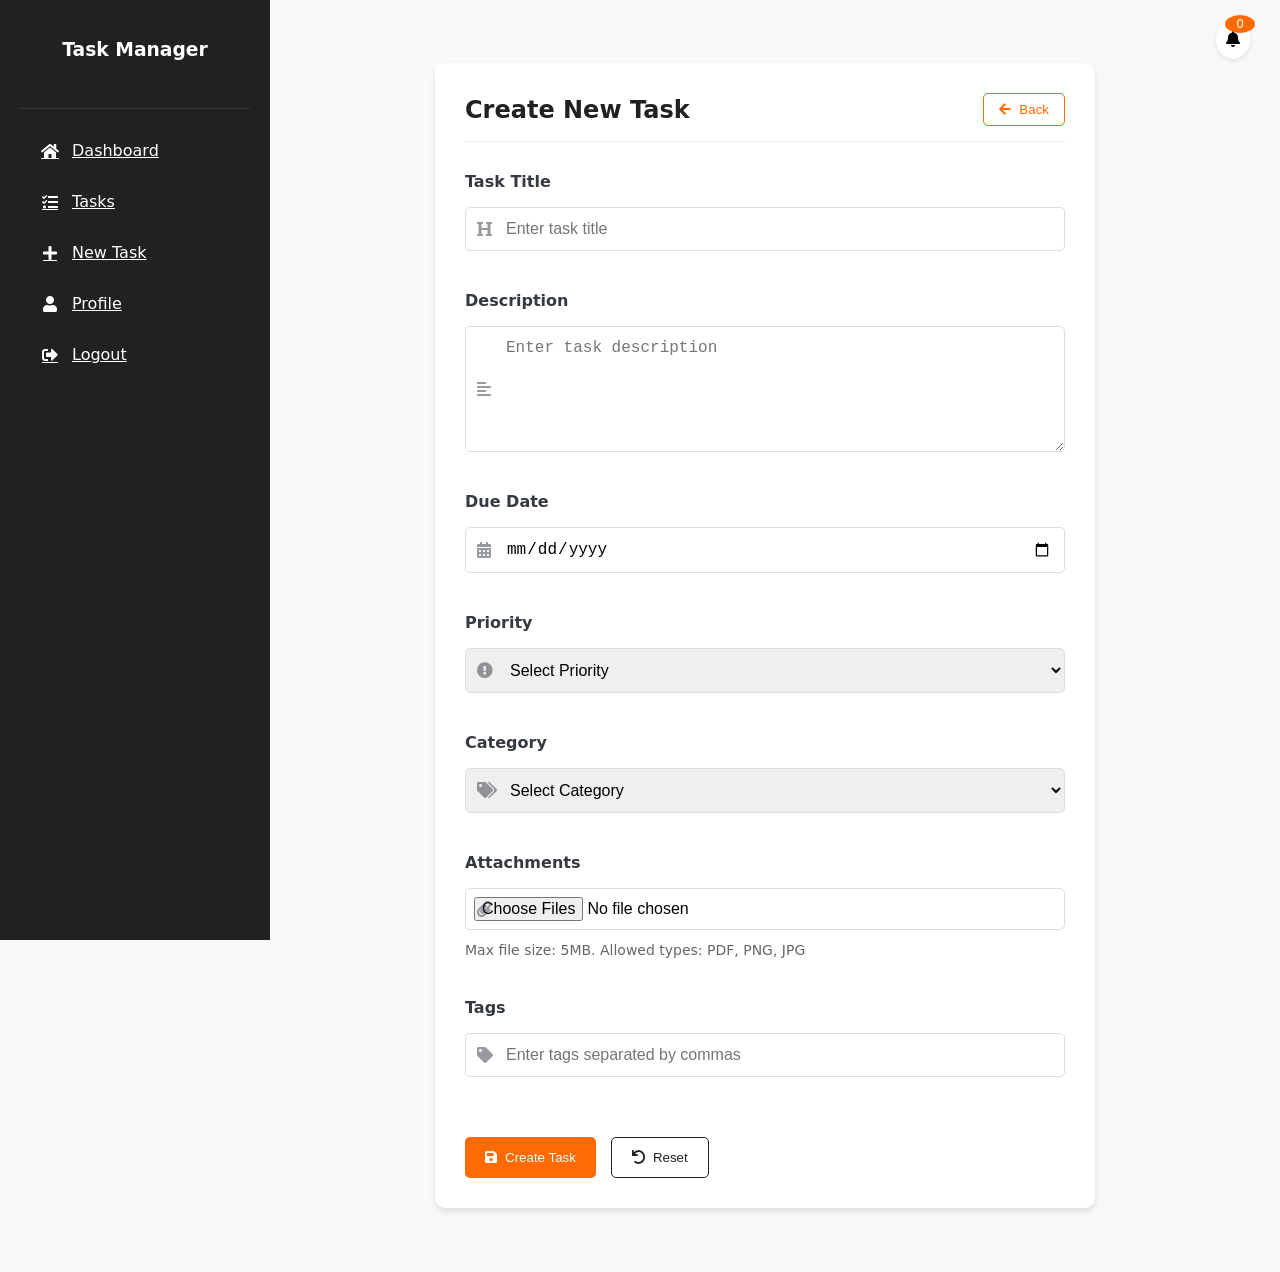
<file: task-m-superduperupdated-main/views/create-task.html>
<!DOCTYPE html>
<html lang="en">
<head>
    <meta charset="UTF-8">
    <meta name="viewport" content="width=device-width, initial-scale=1.0">
    <title>Create New Task</title>
    <link href="../assets/css/style.css" rel="stylesheet">
    <link href="../assets/css/create-task.css" rel="stylesheet">
    <link href="../assets/css/notifications.css" rel="stylesheet">
    <link href="https://cdnjs.cloudflare.com/ajax/libs/font-awesome/5.15.3/css/all.min.css" rel="stylesheet">
</head>
<body>
    <div class="container-fluid">
        <div class="row">
            <!-- Sidebar -->
            <div class="sidebar">
                <div class="logo mb-4">
                    <h3 class="text-white">Task Manager</h3>
                </div>
                <nav class="nav flex-column">
                    <a class="nav-link" href="maincontent.html">
                        <i class="fas fa-home"></i> Dashboard
                    </a>
                    <a class="nav-link" href="tasks.html">
                        <i class="fas fa-tasks"></i> Tasks
                    </a>
                    <a class="nav-link active" href="create-task.html">
                        <i class="fas fa-plus"></i> New Task
                    </a>
                    <a class="nav-link" href="profile.html">
                        <i class="fas fa-user"></i> Profile
                    </a>
                    <a class="nav-link" href="#" id="logoutBtn">
                        <i class="fas fa-sign-out-alt"></i> Logout
                    </a>
                </nav>
            </div>

            <!-- Main Content -->
            <div class="main-content">
                <div class="create-task-container">
                    <div class="create-task-card">
                        <div class="create-task-header">
                            <h2>Create New Task</h2>
                            <button class="back-button" onclick="history.back()">
                                <i class="fas fa-arrow-left"></i> Back
                            </button>
                        </div>
                        <!------NOtification Bell---------->
                        <div class="notification-bell-container">
                            <div class="notification-bell" id="notificationBell">
                                <i class="fas fa-bell"></i>
                                <span class="notification-badge" id="notificationCount">0</span>
                            </div>
                        </div>
                        
                        <form id="createTaskForm" class="create-task-form">
                            <!-- Task Title -->
                            <div class="form-group">
                                <label for="taskTitle">Task Title</label>
                                <div class="input-group">
                                    <span class="input-group-icon"><i class="fas fa-heading"></i></span>
                                    <input type="text" id="taskTitle" required placeholder="Enter task title">
                                </div>
                            </div>

                            <!-- Task Description -->
                            <div class="form-group">
                                <label for="taskDescription">Description</label>
                                <div class="input-group">
                                    <span class="input-group-icon"><i class="fas fa-align-left"></i></span>
                                    <textarea id="taskDescription" placeholder="Enter task description"></textarea>
                                </div>
                            </div>

                            <!-- Due Date -->
                            <div class="form-group">
                                <label for="dueDate">Due Date</label>
                                <div class="input-group">
                                    <span class="input-group-icon"><i class="fas fa-calendar-alt"></i></span>
                                    <input type="date" id="dueDate" required>
                                </div>
                            </div>

                            <!-- Priority -->
                            <div class="form-group">
                                <label for="priority">Priority</label>
                                <div class="input-group">
                                    <span class="input-group-icon"><i class="fas fa-exclamation-circle"></i></span>
                                    <select id="priority" required>
                                        <option value="">Select Priority</option>
                                        <option value="low">Low</option>
                                        <option value="medium">Medium</option>
                                        <option value="high">High</option>
                                    </select>
                                </div>
                            </div>

                            <!-- Category -->
                            <div class="form-group">
                                <label for="category">Category</label>
                                <div class="input-group">
                                    <span class="input-group-icon"><i class="fas fa-tags"></i></span>
                                    <select id="category" required>
                                        <option value="">Select Category</option>
                                        <option value="work">Work</option>
                                        <option value="personal">Personal</option>
                                        <option value="study">Study</option>
                                        <option value="other">Other</option>
                                    </select>
                                </div>
                            </div>

                            <!-- Attachments -->
                            <div class="form-group">
                                <label for="attachments">Attachments</label>
                                <div class="input-group">
                                    <span class="input-group-icon"><i class="fas fa-paperclip"></i></span>
                                    <input type="file" id="attachments" multiple>
                                </div>
                                <small class="form-text">Max file size: 5MB. Allowed types: PDF, PNG, JPG</small>
                            </div>

                            <!-- Tags -->
                            <div class="form-group">
                                <label for="tags">Tags</label>
                                <div class="input-group">
                                    <span class="input-group-icon"><i class="fas fa-tag"></i></span>
                                    <input type="text" id="tags" placeholder="Enter tags separated by commas">
                                </div>
                            </div>

                            <!-- Submit Buttons -->
                            <div class="form-actions">
                                <button type="submit" class="create-task-button">
                                    <i class="fas fa-save"></i> Create Task
                                </button>
                                <button type="button" class="reset-button" onclick="resetForm()">
                                    <i class="fas fa-undo"></i> Reset
                                </button>
                            </div>
                        </form>
                    </div>
                </div>
            </div>
        </div>
    </div>

    <script src="../js/create-task.js"></script>
    <script src="../js/notifcations.js"></script>
    <script src="../js/validation.js"></script>
</body>
</html>
</file>
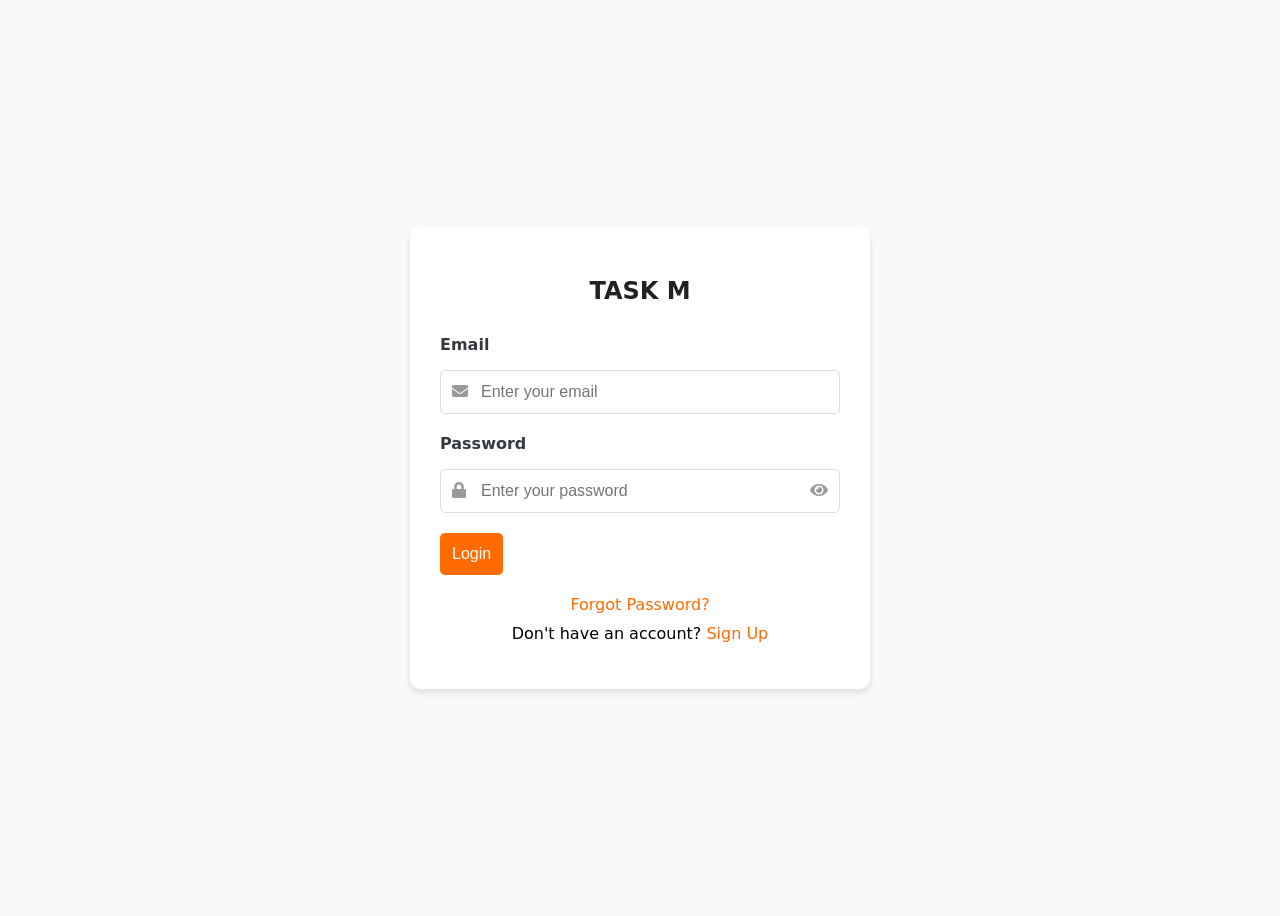
<file: task-m-superduperupdated-main/views/login.html>
<!DOCTYPE html>
<html lang="en">
<head>
    <meta charset="UTF-8">
    <meta name="viewport" content="width=device-width, initial-scale=1.0">
    <title>Login</title>
    <link href="../assets/css/style.css" rel="stylesheet">
    <link href="https://cdnjs.cloudflare.com/ajax/libs/font-awesome/5.15.3/css/all.min.css" rel="stylesheet">
</head>
<body>
    <div class="login-container">
        <div class="login-card">
            <div class="login-logo">
                <h2>TASK M</h2>
            </div>
            <form id="loginForm">
                <div class="form-group">
                    <label for="email">Email</label>
                    <div class="input-group">
                        <span class="input-group-icon"><i class="fas fa-envelope"></i></span>
                        <input type="email" id="email" required placeholder="Enter your email">
                    </div>
                </div>
            
                <div class="form-group">
                    <label for="password">Password</label>
                    <div class="input-group">
                        <span class="input-group-icon"><i class="fas fa-lock"></i></span>
                        <input type="password" id="password" required placeholder="Enter your password">
                        <div class="password-toggle">
                            <i class="fas fa-eye"></i>
                        </div>
                    </div>
                </div>
            
                <button type="submit" class="login-button">Login</button>
                <div class="login-footer">
                    <a href="#" class="forgot-password">Forgot Password?</a>
                    <p>Don't have an account? <a href="../views/signup.html">Sign Up</a></p>
                </div>
            </form>
            <div id="errorMessage" style="display:none;"></div>
        </div>
    </div>

    <script src="../js/login.js"></script>
</body>
</html>
</file>
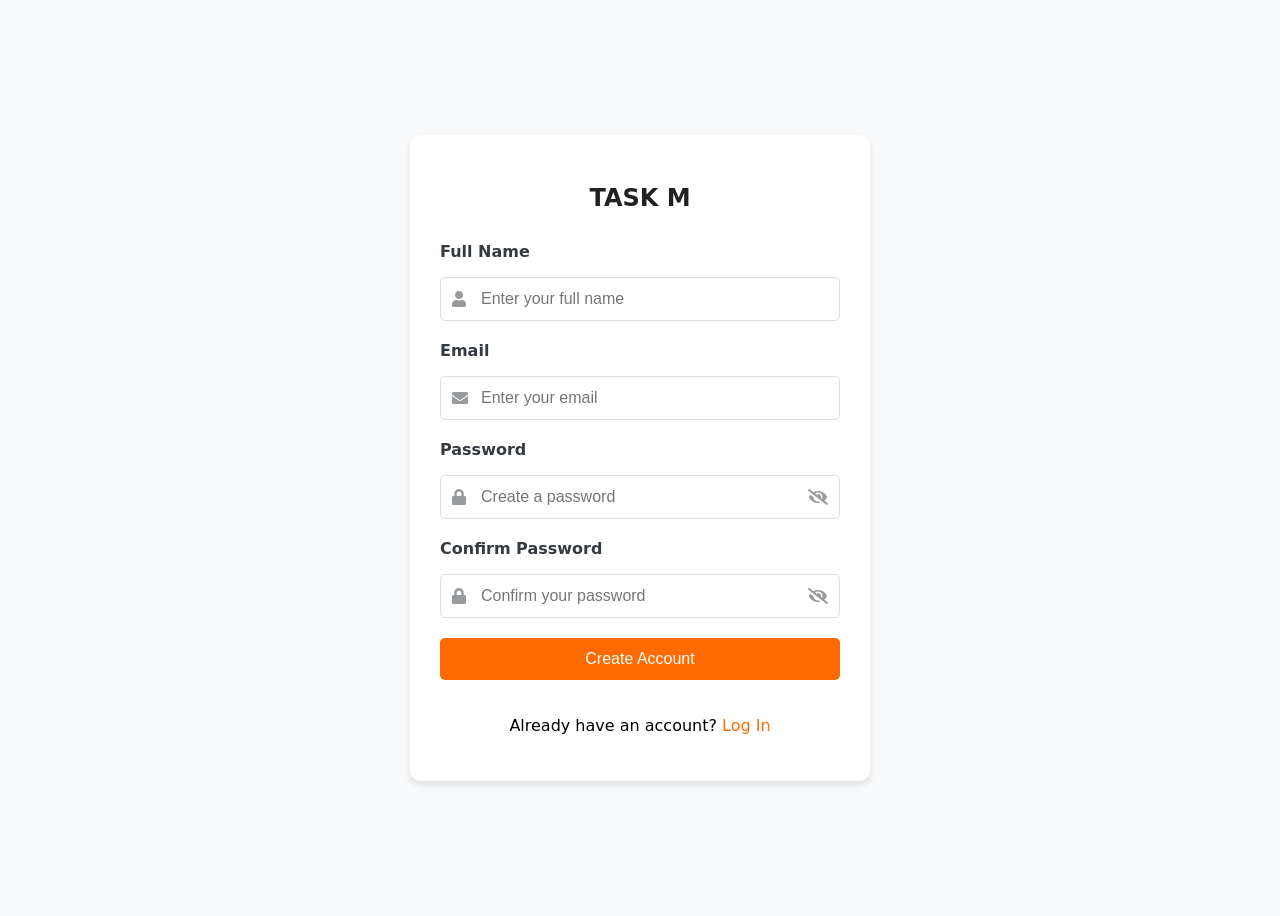
<file: task-m-superduperupdated-main/views/signup.html>
<!DOCTYPE html>
<html lang="en">
<head>
    <meta charset="UTF-8">
    <meta name="viewport" content="width=device-width, initial-scale=1.0">
    <title>Sign Up</title>
    <link href="../assets/css/style.css" rel="stylesheet">
    <link href="https://cdnjs.cloudflare.com/ajax/libs/font-awesome/5.15.3/css/all.min.css" rel="stylesheet">
</head>
<body>
    <div class="signup-container">
        <div class="signup-card">
            <div class="signup-logo">
                <h2>TASK M</h2>
            </div>
            <form id="signupForm" class="signup-form">
                <div class="form-group">
                    <label for="fullName">Full Name</label>
                    <div class="input-group">
                        <span class="input-group-icon"><i class="fas fa-user"></i></span>
                        <input type="text" id="fullName" required placeholder="Enter your full name">
                    </div>
                </div>
                <div class="form-group">
                    <label for="email">Email</label>
                    <div class="input-group">
                        <span class="input-group-icon"><i class="fas fa-envelope"></i></span>
                        <input type="email" id="email" required placeholder="Enter your email">
                    </div>
                </div>
                <div class="form-group">
                    <label for="password">Password</label>
                    <div class="input-group">
                        <span class="input-group-icon"><i class="fas fa-lock"></i></span>
                        <input type="password" id="password" required placeholder="Create a password">
                        <span class="password-toggle"><i class="fas fa-eye-slash"></i></span>
                    </div>
                </div>
                <div class="form-group">
                    <label for="confirmPassword">Confirm Password</label>
                    <div class="input-group">
                        <span class="input-group-icon"><i class="fas fa-lock"></i></span>
                        <input type="password" id="confirmPassword" required placeholder="Confirm your password">
                        <span class="confirm-password-toggle"><i class="fas fa-eye-slash"></i></span>
                    </div>
                </div>
                <button type="submit" class="signup-button">Create Account</button>
                <div class="signup-footer">
                    <p>Already have an account? <a href="/views/login.html">Log In</a></p>
                </div>
            </form>
        </div>
    </div>

    <script src="../js/register.js"></script>
</body>
</html>
</file>
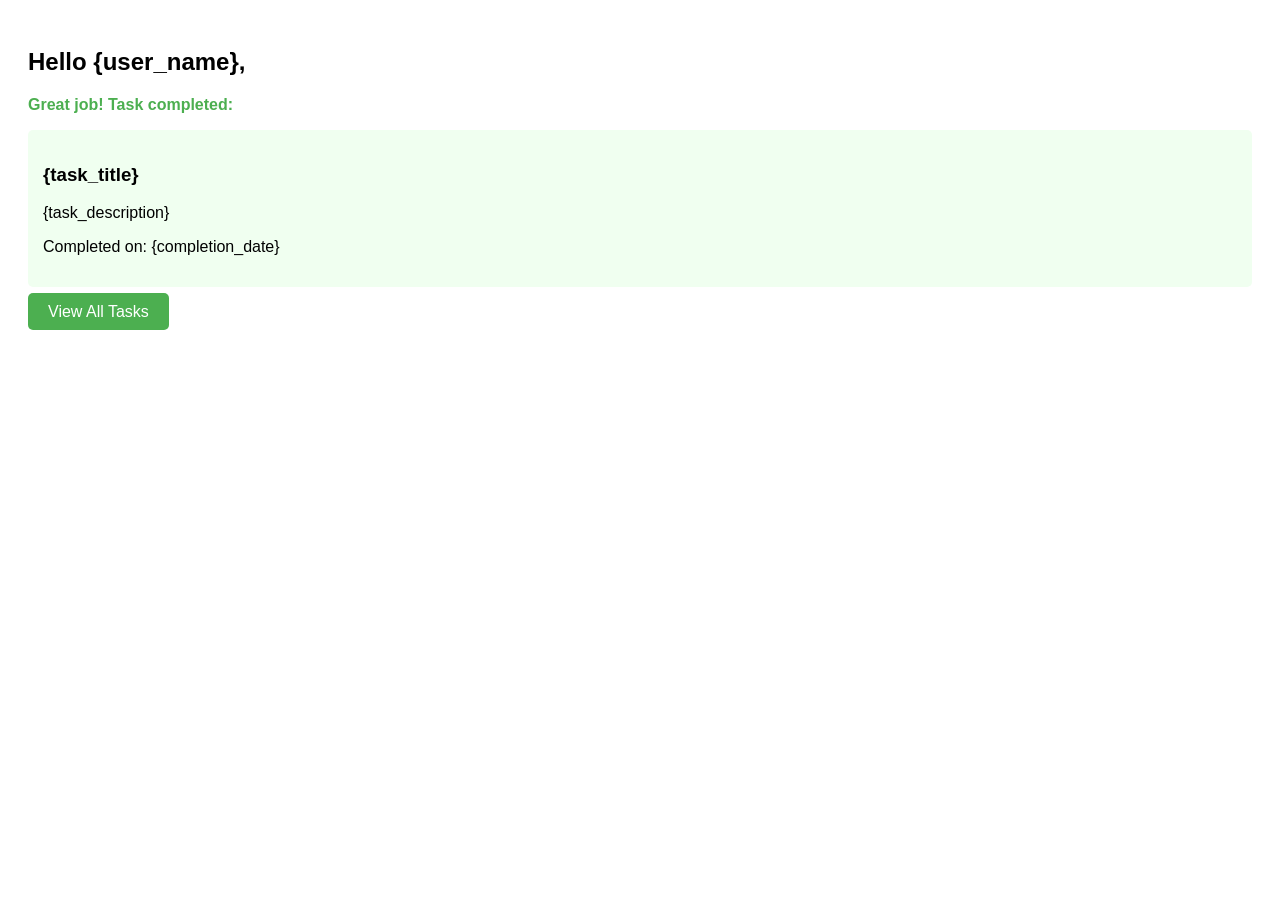
<file: task-m-superduperupdated-main/views/task_completed.html>
<!DOCTYPE html>
<html>
<head>
    <style>
        .email-container { padding: 20px; font-family: Arial, sans-serif; }
        .task-details { background: #f0fff0; padding: 15px; border-radius: 5px; }
        .button { background: #4CAF50; color: white; padding: 10px 20px; text-decoration: none; border-radius: 5px; }
        .success { color: #4CAF50; font-weight: bold; }
    </style>
</head>
<body>
    <div class="email-container">
        <h2>Hello {user_name},</h2>
        <p class="success">Great job! Task completed:</p>
        <div class="task-details">
            <h3>{task_title}</h3>
            <p>{task_description}</p>
            <p>Completed on: {completion_date}</p>
        </div>
        <p>
            <a href="https://yourdomain.com/tasks" class="button">View All Tasks</a>
        </p>
    </div>
</body>
</html>
</file>
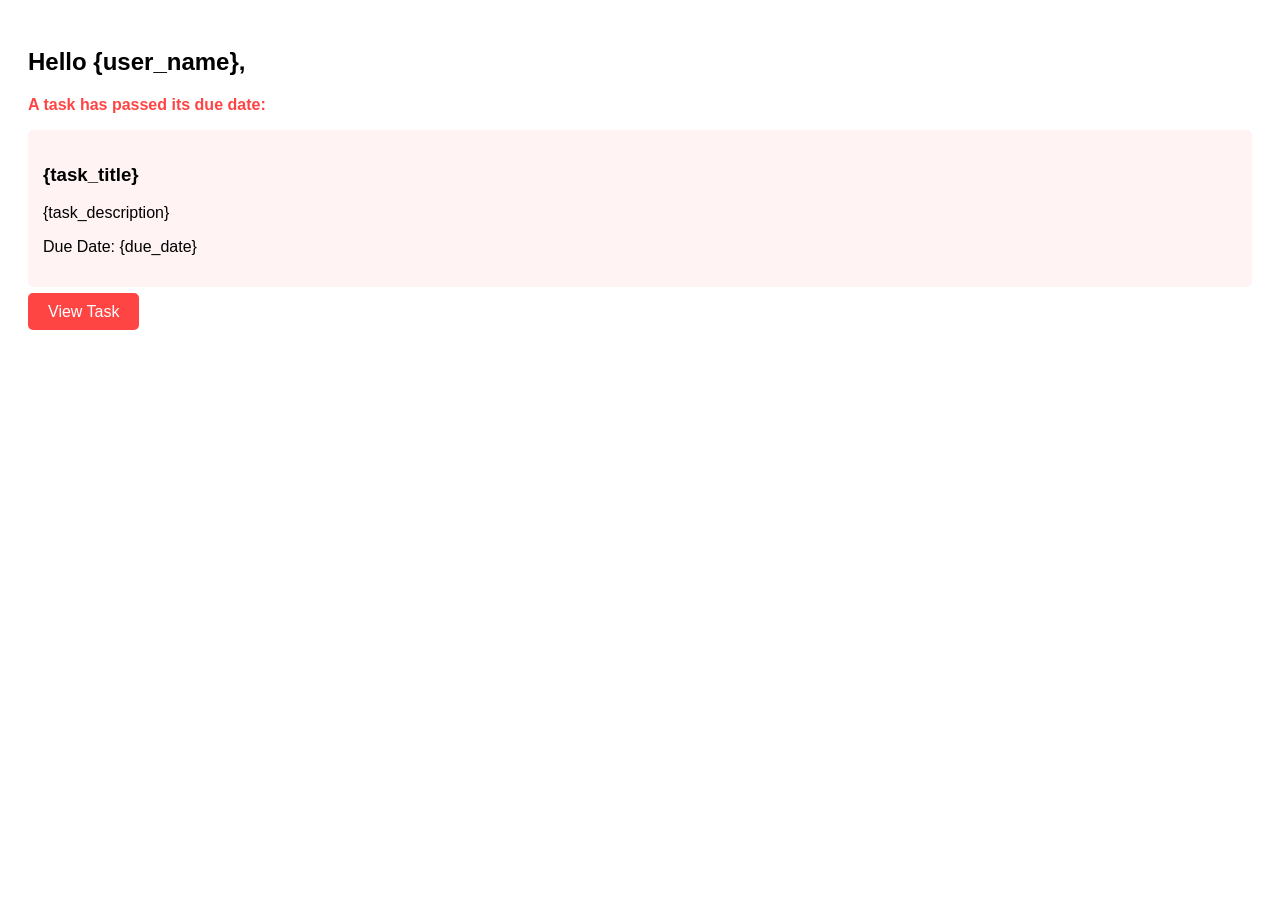
<file: task-m-superduperupdated-main/views/task_overdue.html>
<!DOCTYPE html>
<html>
<head>
    <style>
        .email-container { padding: 20px; font-family: Arial, sans-serif; }
        .task-details { background: #fff3f3; padding: 15px; border-radius: 5px; }
        .button { background: #ff4444; color: white; padding: 10px 20px; text-decoration: none; border-radius: 5px; }
        .warning { color: #ff4444; font-weight: bold; }
    </style>
</head>
<body>
    <div class="email-container">
        <h2>Hello {user_name},</h2>
        <p class="warning">A task has passed its due date:</p>
        <div class="task-details">
            <h3>{task_title}</h3>
            <p>{task_description}</p>
            <p>Due Date: {due_date}</p>
        </div>
        <p>
            <a href="https://yourdomain.com/tasks" class="button">View Task</a>
        </p>
    </div>
</body>
</html>
</file>
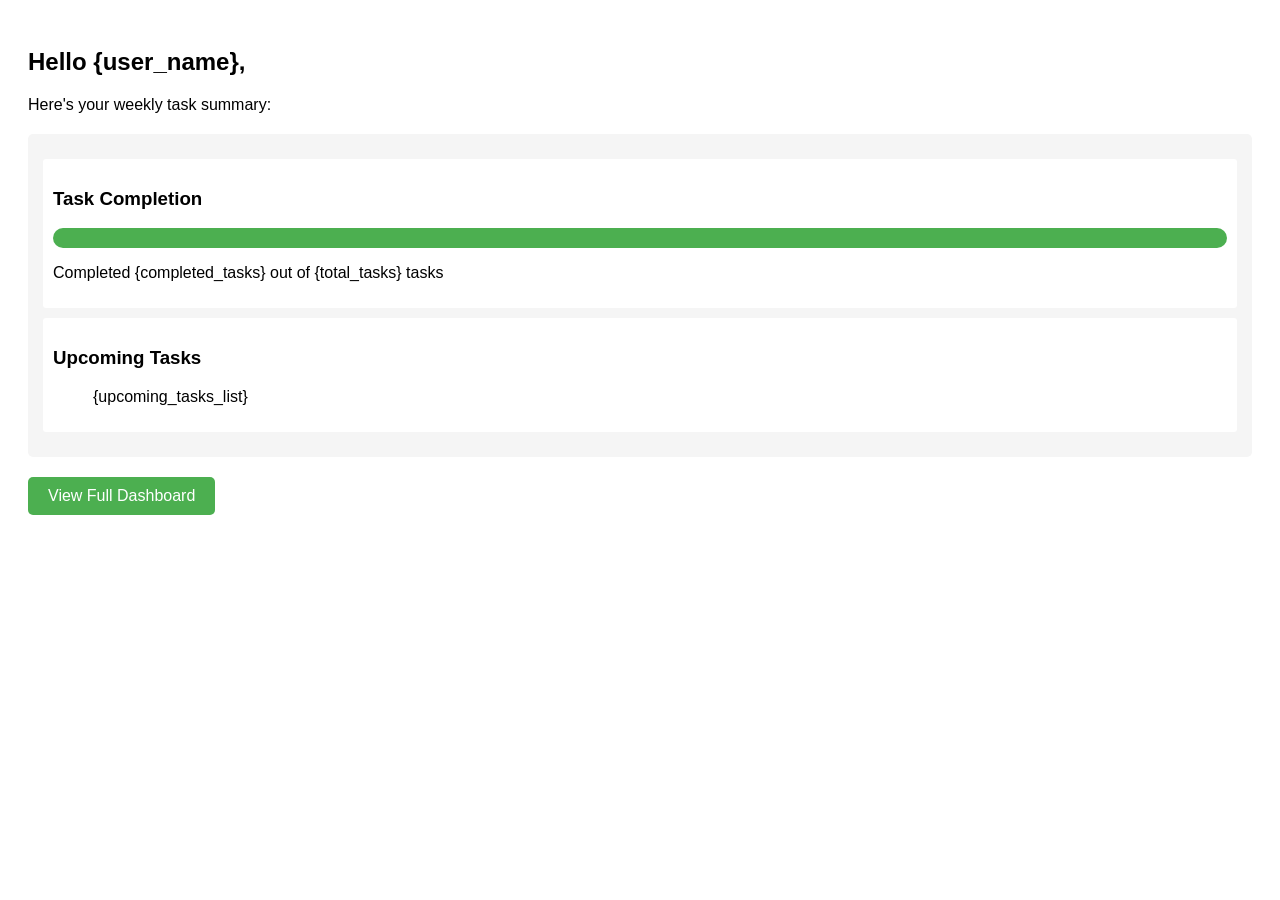
<file: task-m-superduperupdated-main/views/weekly_summary.html>
<!DOCTYPE html>
<html>
<head>
    <style>
        .email-container {
            padding: 20px;
            font-family: Arial, sans-serif;
        }
        .stats-container {
            background: #f5f5f5;
            padding: 15px;
            border-radius: 5px;
            margin: 20px 0;
        }
        .stat-box {
            background: white;
            padding: 10px;
            margin: 10px 0;
            border-radius: 3px;
        }
        .button {
            background: #4CAF50;
            color: white;
            padding: 10px 20px;
            text-decoration: none;
            border-radius: 5px;
            display: inline-block;
        }
        .progress-bar {
            background: #e0e0e0;
            height: 20px;
            border-radius: 10px;
            overflow: hidden;
        }
        .progress-fill {
            background: #4CAF50;
            height: 100%;
            transition: width 0.3s ease;
        }
    </style>
</head>
<body>
    <div class="email-container">
        <h2>Hello {user_name},</h2>
        <p>Here's your weekly task summary:</p>
        
        <div class="stats-container">
            <div class="stat-box">
                <h3>Task Completion</h3>
                <div class="progress-bar">
                    <div class="progress-fill" id="progressFill"></div>
                </div>
                <p>Completed {completed_tasks} out of {total_tasks} tasks</p>
            </div>
            
            <div class="stat-box">
                <h3>Upcoming Tasks</h3>
                <ul>
                    {upcoming_tasks_list}
                </ul>
            </div>
        </div>

        <p>
            <a href="https://yourdomain.com/dashboard" class="button">View Full Dashboard</a>
        </p>
    </div>
    <script>
        document.getElementById('progressFill').style.width = '{completion_rate}%';
    </script>
</body>
</html>
</file>
<file: task-m-superduperupdated-main/assets/css/style.css>
:root {
    --primary-color: #ff6b00;
    --secondary-color: #212121;
    --bg-light: #f8f9fa;
    --text-dark: #343a40;
}

body {
    font-family: 'Segoe UI', system-ui, -apple-system, sans-serif;
    background-color: var(--bg-light);
}

/* Sidebar Styles */
.sidebar {
    background-color: var(--secondary-color);
    min-height: 100vh;
    width: 230px;
    position: fixed;
    left: 0;
    top: 0;
    padding: 20px;
    color: white;
    display: flex;
    overflow-y: auto;
    z-index: 1000;
    flex-direction: column;
}

.logo {
    text-align: center;
    padding-bottom: 30px;
    border-bottom: 1px solid rgba(255, 255, 255, 0.1);
    margin-bottom: 20px;
}

.nav.flex-column {
    display: flex;
    flex-direction: column;
    gap: 8px;
}

.sidebar .nav-link {
    color: white;
    padding: 12px 20px;
    border-radius: 5px;
    transition: all 0.3s ease;
    display: flex;
    align-items: center;
}

.sidebar .nav-link:hover {
    background-color: var(--primary-color);
    transform: translateX(5px);
}

.sidebar .nav-link i {
    margin-right: 12px;
    width: 20px;
    text-align: center;
}

.main-content {
    margin-left: 280px;
    min-height: 100vh;
    transition: margin-left 0.3s;
}

/* Task List Styles */
.task-item {
    border-left: 4px solid var(--primary-color);
    margin-bottom: 10px;
    padding: 15px;
    background: white;
    border-radius: 5px;
    transition: all 0.3s ease;
}

.task-item:hover {
    transform: translateX(5px);
    box-shadow: 0 5px 15px rgba(0, 0, 0, 0.1);
}

/* Priority Tags */
.priority-tag {
    padding: 5px 10px;
    border-radius: 15px;
    font-size: 12px;
    font-weight: bold;
}

.priority-high {
    background-color: #ff4444;
    color: white;
}

.priority-medium {
    background-color: #ffbb33;
    color: white;
}

.priority-low {
    background-color: #00C851;
    color: white;
}

/* Notifications */
.notification-center {
    position: fixed;
    right: 20px;
    top: 20px;
    width: 300px;
    z-index: 1000;
}

.notification-item {
    padding: 10px;
    margin-bottom: 10px;
    border-radius: 5px;
    background: white;
    box-shadow: 0 2px 5px rgba(0,0,0,0.1);
    transition: transform 0.3s ease;
}

.notification-item:hover {
    transform: translateX(-5px);
}

.notification-item.unread {
    border-left: 4px solid var(--primary-color);
}

.notification-actions {
    display: flex;
    justify-content: flex-end;
    gap: 10px;
    margin-top: 5px;
}

/* Profile */
.profile-image-container {
    position: relative;
    width: 150px;
    height: 150px;
    margin: 0 auto;
}

.profile-image-container img {
    width: 100%;
    height: 100%;
    object-fit: cover;
}

.upload-image {
    position: absolute;
    bottom: 0;
    right: 0;
    border-radius: 50%;
    padding: 8px;
}

.settings-section {
    margin-bottom: 2rem;
}

.theme-preview {
    width: 100%;
    height: 100px;
    border-radius: 8px;
    margin-top: 10px;
}

.theme-light {
    background: #f8f9fa;
    border: 1px solid #dee2e6;
}

.theme-dark {
    background: #343a40;
    border: 1px solid #212529;
}

/* Login Page Styles */
.login-container {
    display: flex;
    justify-content: center;
    align-items: center;
    min-height: 100vh;
    background-color: var(--bg-light);
}

.login-card {
    background-color: white;
    border-radius: 10px;
    box-shadow: 0 4px 6px rgba(0, 0, 0, 0.1);
    width: 100%;
    max-width: 400px;
    padding: 30px;
}

.login-logo {
    text-align: center;
    margin-bottom: 30px;
    color: var(--secondary-color);
}

.login-form {
    display: flex;
    flex-direction: column;
}

.form-group {
    margin-bottom: 20px;
}

.form-group label {
    display: block;
    margin-bottom: 8px;
    color: var(--text-dark);
}

.input-group {
    position: relative;
    display: flex;
    align-items: center;
}

.input-group input {
    width: 100%;
    padding: 12px 12px 12px 40px;
    border: 1px solid #ddd;
    border-radius: 5px;
    font-size: 16px;
}

.input-group-icon {
    position: absolute;
    left: 12px;
    color: var(--text-dark);
    opacity: 0.5;
}

.password-toggle {
    position: absolute;
    right: 12px;
    cursor: pointer;
    color: var(--text-dark);
    opacity: 0.5;
}

.login-button {
    background-color: var(--primary-color);
    color: white;
    border: none;
    padding: 12px;
    border-radius: 5px;
    font-size: 16px;
    cursor: pointer;
    
    transition: background-color 0.3s ease;
}

.login-button:hover {
    background-color: darken(var(--primary-color), 10%);
}

.login-footer {
    margin-top: 20px;
    text-align: center;
}

.forgot-password {
    display: block;
    margin-bottom: 10px;
    color: var(--primary-color);
    text-decoration: none;
}

.login-footer p {
    margin-top: 10px;
}

.login-footer a {
    color: var(--primary-color);
    text-decoration: none;
}

/* Signup Page Styles */
.signup-container {
    display: flex;
    justify-content: center;
    align-items: center;
    min-height: 100vh;
    background-color: var(--bg-light);
}

.signup-card {
    background-color: white;
    border-radius: 10px;
    box-shadow: 0 4px 6px rgba(0, 0, 0, 0.1);
    width: 100%;
    max-width: 400px;
    padding: 30px;
}

.signup-logo {
    text-align: center;
    margin-bottom: 30px;
    color: var(--secondary-color);
}

.signup-form {
    display: flex;
    flex-direction: column;
}

.form-group {
    margin-bottom: 20px;
}

.form-group label {
    display: block;
    margin-bottom: 8px;
    color: var(--text-dark);
}

.input-group {
    position: relative;
    display: flex;
    align-items: center;
}

.input-group input {
    width: 100%;
    padding: 12px 12px 12px 40px;
    border: 1px solid #ddd;
    border-radius: 5px;
    font-size: 16px;
}

.input-group-icon {
    position: absolute;
    left: 12px;
    color: var(--text-dark);
    opacity: 0.5;
}

.password-toggle,
.confirm-password-toggle {
    position: absolute;
    right: 12px;
    cursor: pointer;
    color: var(--text-dark);
    opacity: 0.5;
}

.signup-button {
    background-color: var(--primary-color);
    color: white;
    border: none;
    padding: 12px;
    border-radius: 5px;
    font-size: 16px;
    cursor: pointer;
    transition: background-color 0.3s ease;
}

.signup-button:hover {
    background-color: darken(var(--primary-color), 10%);
}

.signup-footer {
    margin-top: 20px;
    text-align: center;
}

.signup-footer a {
    color: var(--primary-color);
    text-decoration: none;
}

/* Create Task Page Styles */
.create-task-container {
    display: flex;
    justify-content: center;
    align-items: flex-start;
    min-height: 100vh;
    background-color: var(--bg-light);
    padding: 30px 0;
}

.create-task-card {
    background-color: white;
    border-radius: 10px;
    box-shadow: 0 4px 6px rgba(0, 0, 0, 0.1);
    width: 100%;
    max-width: 600px;
    padding: 30px;
}

.create-task-header {
    display: flex;
    justify-content: space-between;
    align-items: center;
    margin-bottom: 30px;
    border-bottom: 1px solid #eee;
    padding-bottom: 15px;
}

.create-task-header h2 {
    margin: 0;
    color: var(--secondary-color);
}

.back-button {
    background: none;
    border: 1px solid var(--primary-color);
    color: var(--primary-color);
    padding: 8px 15px;
    border-radius: 5px;
    display: flex;
    align-items: center;
    gap: 8px;
    transition: all 0.3s ease;
}

.back-button:hover {
    background-color: var(--primary-color);
    color: white;
}

.create-task-form {
    display: flex;
    flex-direction: column;
    gap: 20px;
}

.form-group {
    display: flex;
    flex-direction: column;
    gap: 8px;
}

.form-group label {
    color: var(--text-dark);
    font-weight: 600;
}

.input-group {
    position: relative;
    display: flex;
    align-items: center;
}

.input-group input,
.input-group textarea,
.input-group select {
    width: 100%;
    padding: 12px 12px 12px 40px;
    border: 1px solid #ddd;
    border-radius: 5px;
    font-size: 16px;
}

.input-group textarea {
    resize: vertical;
    min-height: 100px;
}

.input-group-icon {
    position: absolute;
    left: 12px;
    color: var(--text-dark);
    opacity: 0.5;
}

.form-text {
    color: #6c757d;
    font-size: 0.8rem;
    margin-top: 5px;
}

.form-actions {
    display: flex;
    gap: 15px;
    margin-top: 20px;
}

.create-task-button {
    background-color: var(--primary-color);
    color: white;
    border: none;
    padding: 12px 20px;
    border-radius: 5px;
    display: flex;
    align-items: center;
    gap: 8px;
    transition: background-color 0.3s ease;
}

.create-task-button:hover {
    background-color: darken(var(--primary-color), 10%);
}

.reset-button {
    background: none;
    border: 1px solid var(--secondary-color);
    color: var(--secondary-color);
    padding: 12px 20px;
    border-radius: 5px;
    display: flex;
    align-items: center;
    gap: 8px;
    transition: all 0.3s ease;
}

.reset-button:hover {
    background-color: var(--secondary-color);
    color: white;
}

/* Preferences Page Specific Styles */
.preference-item {
    margin: 15px 0;
}

.toggle-switch {
    display: flex;
    align-items: center;
    cursor: pointer;
}

.toggle-slider {
    position: relative;
    width: 50px;
    height: 24px;
    background-color: #ddd;
    border-radius: 12px;
    margin-right: 15px;
    transition: background-color 0.3s ease;
}

.toggle-slider:before {
    content: '';
    position: absolute;
    width: 20px;
    height: 20px;
    background-color: white;
    border-radius: 50%;
    top: 2px;
    left: 2px;
    transition: transform 0.3s ease;
}

.toggle-switch input:checked + .toggle-slider {
    background-color: var(--primary-color);
}

.toggle-switch input:checked + .toggle-slider:before {
    transform: translateX(26px);
}

.toggle-switch input {
    display: none;
}

.toggle-label {
    color: var(--text-dark);
    font-size: 16px;
}

/* Notification Bell Styles */
.notification-bell-container {
    position: fixed;
    top: 20px;
    right: 30px;
    z-index: 1001;
}

.notification-bell {
    cursor: pointer;
    padding: 10px;
    background: white;
    border-radius: 50%;
    box-shadow: 0 2px 5px rgba(0,0,0,0.1);
    position: relative;
    transition: transform 0.3s ease;
}

.notification-bell:hover {
    transform: scale(1.1);
}

.notification-badge {
    position: absolute;
    top: -5px;
    right: -5px;
    background: var(--primary-color);
    color: white;
    border-radius: 50%;
    padding: 2px 6px;
    font-size: 12px;
    min-width: 18px;
    text-align: center;
}

/* Notification Panel Styles */
.notification-panel {
    position: fixed;
    top: 70px;
    right: 30px;
    width: 300px;
    background: white;
    border-radius: 8px;
    box-shadow: 0 3px 10px rgba(0,0,0,0.2);
    display: none;
    z-index: 1001;
}

.notification-panel.show {
    display: block;
}
</file>
<file: task-m-superduperupdated-main/assets/css/create-task.css>
.main-content {
    padding: 25px;
    margin-left: 250px;
}

.card {
    border: none;
    border-radius: 12px;
    box-shadow: 0 4px 6px rgba(0,0,0,0.07);
    margin-bottom: 20px;
}

.card-header {
    background-color: #fff;
    border-bottom: 1px solid #eee;
    padding: 20px;
    border-radius: 12px 12px 0 0;
}

.card-body {
    padding: 30px;
}

.form-label {
    font-weight: 500;
    color: #2c3e50;
    margin-bottom: 8px;
}

.form-control, .form-select {
    border: 1px solid #e0e0e0;
    border-radius: 8px;
    padding: 12px;
    transition: all 0.3s ease;
}

.form-control:focus, .form-select:focus {
    border-color: #ff6b00;
    box-shadow: 0 0 0 0.2rem rgba(255,107,0,0.25);
}

.btn-primary {
    background-color: #ff6b00;
    border: none;
    padding: 12px 24px;
    border-radius: 8px;
    font-weight: 500;
    transition: all 0.3s ease;
}

.btn-primary:hover {
    background-color: #e65c00;
    transform: translateY(-2px);
}

.btn-outline-secondary {
    border-color: #e0e0e0;
    color: #666;
    padding: 12px 24px;
    border-radius: 8px;
}

.btn-outline-secondary:hover {
    background-color: #f8f9fa;
    border-color: #666;
}

.invalid-feedback {
    color: #dc3545;
    font-size: 0.875rem;
    margin-top: 4px;
}

.form-text {
    color: #666;
    font-size: 0.875rem;
    margin-top: 4px;
}

.gap-2 {
    gap: 1rem;
}

#attachments {
    padding: 8px;
}

textarea.form-control {
    min-height: 120px;
}
</file>
<file: task-m-superduperupdated-main/assets/css/notifications.css>
.notifications-container {
    max-width: 600px;
    margin: 0 auto;
    padding: 20px;
}

.notification-item {
    background: white;
    padding: 15px;
    border-radius: 8px;
    margin-bottom: 10px;
    box-shadow: 0 2px 4px rgba(0,0,0,0.1);
    transition: transform 0.2s;
}

.notification-item:hover {
    transform: translateX(5px);
}

.notification-unread {
    border-left: 4px solid #ff6b00;
}
</file>
